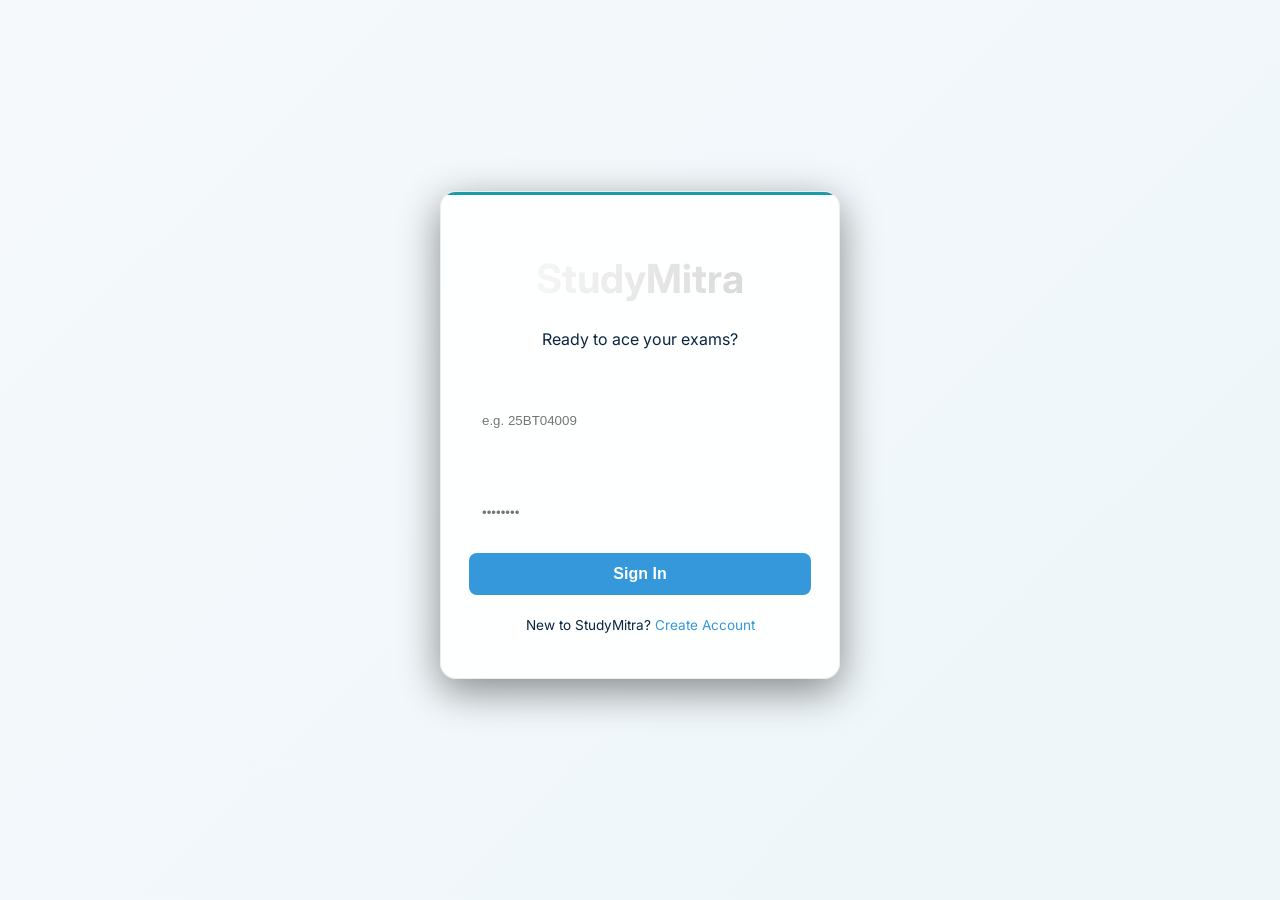
<file: login.html>
<!DOCTYPE html>
<html lang="en">
<head>
    <meta charset="UTF-8">
    <meta name="viewport" content="width=device-width, initial-scale=1.0">
    <title>Login | StudyMitra</title>
    <link rel="stylesheet" href="style.css">
    <link href="https://fonts.googleapis.com/css2?family=Inter:wght@400;500;600;700&display=swap" rel="stylesheet">
</head>
<body class="login-body">

    <div class="login-container glass-card">
        <div class="login-header">
            <h1>StudyMitra</h1>
            <p>Ready to ace your exams?</p>
        </div>

        <form id="loginForm">
            <div class="input-group">
                <label>Enrollment Number</label>
                <input type="text" id="enrollment" placeholder="e.g. 25BT04009" required>
            </div>
            <div class="input-group">
                <label>Password</label>
                <input type="password" id="password" placeholder="••••••••" required>
            </div>
            <button type="submit" class="main-btn">Sign In</button>
        </form>

        <div class="login-footer">
            <p>New to StudyMitra? <a href="#">Create Account</a></p>
        </div>
    </div>

    <script>
        // Apply saved theme to login page
        document.addEventListener('DOMContentLoaded', function() {
            const savedTheme = localStorage.getItem('theme');
            if (savedTheme === 'dark') {
                document.body.classList.add('dark-theme');
            }

            function parseStoredUser() {
                const stored = localStorage.getItem('user');
                if (!stored) return null;
                try {
                    return JSON.parse(stored);
                } catch (e) {
                    return { enrollment: stored };
                }
            }

            const existingUser = parseStoredUser();
            if (existingUser && existingUser.enrollment) {
                window.location.href = 'index.html';
                return;
            }

            const form = document.getElementById('loginForm');
            const errorEl = document.createElement('div');
            errorEl.id = 'login-error';
            errorEl.style.color = 'var(--accent)';
            errorEl.style.marginTop = '12px';
            errorEl.style.display = 'none';
            form.appendChild(errorEl);

            form.addEventListener('submit', function(e) {
                e.preventDefault();
                const enrollment = document.getElementById('enrollment').value.trim();
                const password = document.getElementById('password').value.trim();

                if (enrollment && password) {
                    const user = {
                        enrollment,
                        password,
                        name: `Student ${enrollment.slice(-4)}`,
                        email: `${enrollment}@studymitra.com`
                    };
                    localStorage.setItem('user', JSON.stringify(user));

                    const profile = {
                        name: user.name,
                        email: user.email,
                        enrollment: user.enrollment,
                        phone: '',
                        course: '',
                        college: '',
                        avatar: `https://api.dicebear.com/7.x/avataaars/svg?seed=${encodeURIComponent(enrollment)}`
                    };
                    localStorage.setItem('userProfile', JSON.stringify(profile));

                    window.location.href = 'index.html';
                } else {
                    errorEl.textContent = 'Please enter both enrollment number and password.';
                    errorEl.style.display = 'block';
                    setTimeout(() => { errorEl.style.display = 'none'; }, 3000);
                }
            });
        });
    </script>

</body>
</html>
</file>
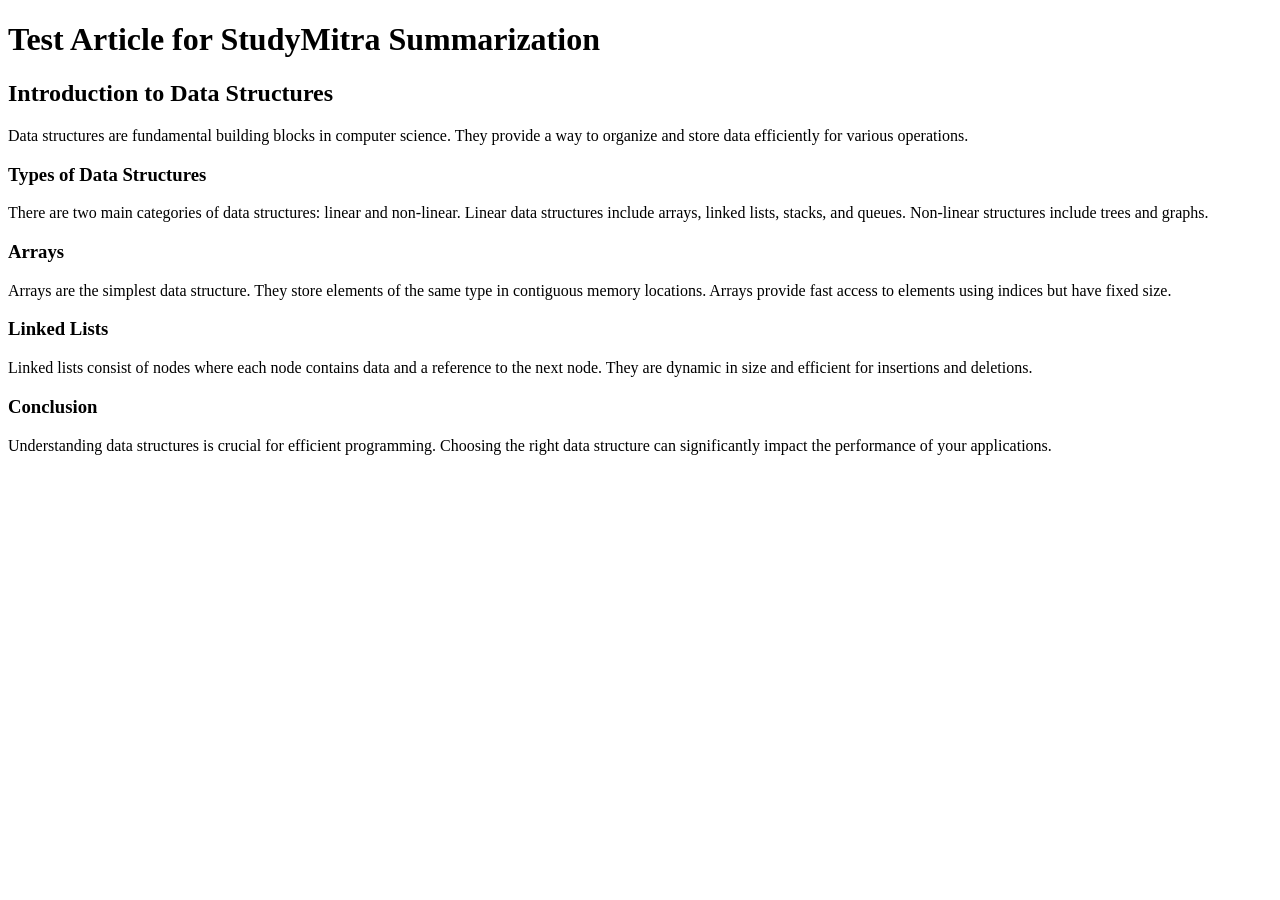
<file: test-page.html>
<!DOCTYPE html>
<html lang="en">
<head>
    <meta charset="UTF-8">
    <meta name="viewport" content="width=device-width, initial-scale=1.0">
    <title>Test Page for Summarization</title>
</head>
<body>
    <h1>Test Article for StudyMitra Summarization</h1>

    <article>
        <h2>Introduction to Data Structures</h2>
        <p>Data structures are fundamental building blocks in computer science. They provide a way to organize and store data efficiently for various operations.</p>

        <h3>Types of Data Structures</h3>
        <p>There are two main categories of data structures: linear and non-linear. Linear data structures include arrays, linked lists, stacks, and queues. Non-linear structures include trees and graphs.</p>

        <h3>Arrays</h3>
        <p>Arrays are the simplest data structure. They store elements of the same type in contiguous memory locations. Arrays provide fast access to elements using indices but have fixed size.</p>

        <h3>Linked Lists</h3>
        <p>Linked lists consist of nodes where each node contains data and a reference to the next node. They are dynamic in size and efficient for insertions and deletions.</p>

        <h3>Conclusion</h3>
        <p>Understanding data structures is crucial for efficient programming. Choosing the right data structure can significantly impact the performance of your applications.</p>
    </article>

    <script>
        // This is just a test page - no actual functionality needed
        console.log('Test page loaded');
    </script>
</body>
</html>
</file>
<file: style.css>
:root {
    --bg: linear-gradient(135deg, #f5f9fc 0%, #eef6f9 100%);
    --navy: #0B2540;
    --accent: #1A9BA8;
    --accent-2: #117A85;
    --accent-rgb: 26, 155, 168;
    --glass: rgba(255, 255, 255, 0.92);
    --glass-border: rgba(11, 37, 64, 0.08);
    --text-primary: #0B2540;
    --text-secondary: #4A7C8C;
    --shadow: 0 4px 20px rgba(11, 37, 64, 0.06);
    --shadow-hover: 0 8px 30px rgba(11, 37, 64, 0.08);
    --transition: all 0.3s cubic-bezier(0.4, 0, 0.2, 1);
    --nav-bg: #ffffff;
    --nav-shadow: 0 2px 12px rgba(11, 37, 64, 0.06);
    --purple: #6B5B95;
    --secondary: #1A9BA8;
}

/* Accent overrides to map previous warm highlights to the logo palette */
/* These use !important so existing hard-coded rules are visually replaced without changing every line */
.nav-btn:hover { background: rgba(var(--accent-rgb), 0.08) !important; }
.nav-btn.active { background: rgba(var(--accent-rgb), 0.12) !important; }
.notification-bell:hover { background: rgba(var(--accent-rgb), 0.08) !important; }
.notification-badge { background: linear-gradient(135deg, var(--accent), var(--accent-2)) !important; box-shadow: 0 2px 8px rgba(var(--accent-rgb), 0.4) !important; }
.notification-item.unread { background: rgba(var(--accent-rgb), 0.1) !important; border-left-color: var(--accent) !important; }
.topic-item:hover { background: rgba(var(--accent-rgb), 0.02) !important; border-color: rgba(var(--accent-rgb), 0.1) !important; }
.day-card:hover { border-color: rgba(var(--accent-rgb), 0.3) !important; }
.timer-display { text-shadow: 0 0 20px rgba(var(--accent-rgb), 0.5) !important; }
.user-profile-btn::before { background: linear-gradient(135deg, rgba(var(--accent-rgb), 0.06), transparent) !important; }
.user-profile-btn:hover { background: rgba(var(--accent-rgb), 0.08) !important; border-color: rgba(var(--accent-rgb), 0.2) !important; box-shadow: 0 4px 12px rgba(var(--accent-rgb), 0.15) !important; }
.user-avatar { border: 2px solid rgba(var(--accent-rgb), 0.3) !important; }
.user-profile-btn:hover .user-avatar { box-shadow: 0 0 8px rgba(var(--accent-rgb), 0.4) !important; border-color: var(--accent) !important; }
.user-menu-header i { background: rgba(var(--accent-rgb), 0.08) !important; }
.user-menu-item:hover { background: rgba(var(--accent-rgb), 0.06) !important; color: var(--accent) !important; }
.close-modal-btn:hover { background: rgba(var(--accent-rgb), 0.1) !important; color: var(--accent) !important; }
.streak-badge { background: linear-gradient(135deg, rgba(var(--accent-rgb), 0.06), rgba(var(--accent-rgb), 0.04)) !important; border: 1px solid rgba(var(--accent-rgb), 0.18) !important; }

* {
    box-sizing: border-box;
}

body {
    margin: 0;
    display: flex;
    flex-direction: column;
    background: var(--bg);
    background-attachment: fixed;
    color: var(--text-primary);
    font-family: 'Inter', -apple-system, BlinkMacSystemFont, 'Segoe UI', Roboto, sans-serif;
    line-height: 1.6;
    min-height: 100vh;
}

.top-nav {
    display: flex;
    align-items: center;
    justify-content: space-between;
    padding: 0 30px;
    height: 75px;
    background: linear-gradient(90deg, #ffffff 0%, #f8fafc 100%);
    box-shadow: 0 2px 15px rgba(0, 0, 0, 0.08);
    border-bottom: 1px solid rgba(0, 0, 0, 0.05);
    position: sticky;
    top: 0;
    z-index: 100;
    gap: 40px;
}

/* Brand/Logo Section */
.nav-brand {
    display: flex;
    align-items: center;
    gap: 12px;
    font-size: 1.4rem;
    font-weight: 700;
    color: var(--accent);
    white-space: nowrap;
    flex-shrink: 0;
}

/* Brand logo image */
.brand-logo {
    width: 42px;
    height: 42px;
    object-fit: contain;
    border-radius: 8px;
    box-shadow: 0 6px 18px rgba(var(--accent-rgb), 0.12);
}

.nav-brand i {
    font-size: 1.6rem;
}

.brand-text {
    letter-spacing: -0.5px;
    font-weight: 800;
}
.brand-study { color: var(--navy); }
.brand-mitra { color: var(--accent); }

/* Navigation Links */
.nav-links {
    display: flex;
    gap: 8px;
    flex: 1;
    justify-content: center;
}

.nav-btn {
    background: none;
    border: none;
    color: var(--text-secondary);
    padding: 12px 18px;
    font-weight: 500;
    font-size: 0.95rem;
    cursor: pointer;
    transition: all 0.3s cubic-bezier(0.4, 0, 0.2, 1);
    position: relative;
    border-radius: 8px;
    display: flex;
    align-items: center;
    gap: 8px;
    overflow: hidden;
}

.nav-btn::before {
    content: '';
    position: absolute;
    bottom: 0;
    left: 0;
    width: 0;
    height: 3px;
    background: linear-gradient(90deg, var(--accent), var(--secondary));
    transition: width 0.3s cubic-bezier(0.4, 0, 0.2, 1);
}

.nav-btn:hover {
    color: var(--accent);
    background: rgba(var(--accent-rgb), 0.08);
}

.nav-btn:hover::before {
    width: 100%;
}

.nav-btn.active {
    color: var(--accent);
    background: rgba(var(--accent-rgb), 0.12);
}

.nav-btn.active::before {
    width: 100%;
}

.nav-label {
    display: inline-block;
    font-weight: 600;
}

.nav-btn i {
    font-size: 1.1rem;
    transition: transform 0.3s ease;
}

.nav-btn:hover i {
    transform: scale(1.1);
}

/* Navigation Actions */
.nav-actions {
    display: flex;
    align-items: center;
    gap: 25px;
    flex-shrink: 0;
}

.notification-bell {
    position: relative;
    cursor: pointer;
    font-size: 1.2rem;
    color: var(--text-secondary);
    transition: all 0.3s ease;
    padding: 8px;
    border-radius: 8px;
    display: flex;
    align-items: center;
    justify-content: center;
}

.notification-bell:hover {
    color: var(--accent);
    background: rgba(var(--accent-rgb), 0.08);
    transform: scale(1.1);
}

.notification-bell i {
    animation: bellTilt 0.5s ease-in-out infinite;
}

.notification-bell:hover i {
    animation: bellRing 0.6s ease-in-out;
}

@keyframes bellTilt {
    0%, 100% {
        transform: rotate(0deg);
    }
    25% {
        transform: rotate(-5deg);
    }
    75% {
        transform: rotate(5deg);
    }
}

@keyframes bellRing {
    0%, 100% {
        transform: rotate(0deg);
    }
    10% {
        transform: rotate(-15deg);
    }
    20% {
        transform: rotate(15deg);
    }
    30% {
        transform: rotate(-15deg);
    }
    40% {
        transform: rotate(15deg);
    }
    50% {
        transform: rotate(0deg);
    }
}

.notification-badge {
    position: absolute;
    top: -2px;
    right: -2px;
    background: linear-gradient(135deg, var(--accent), var(--accent-2));
    color: white;
    font-size: 0.65rem;
    font-weight: 700;
    padding: 2px 6px;
    border-radius: 10px;
    min-width: 20px;
    text-align: center;
    box-shadow: 0 2px 8px rgba(var(--accent-rgb), 0.4);
    animation: badgePulse 2s ease-in-out infinite;
}

@keyframes badgePulse {
    0%, 100% {
        transform: scale(1);
        box-shadow: 0 2px 8px rgba(var(--accent-rgb), 0.4);
    }
    50% {
        transform: scale(1.15);
        box-shadow: 0 2px 12px rgba(var(--accent-rgb), 0.6);
    }
}

/* User Profile Button */
.user-profile-btn {
    display: flex;
    align-items: center;
    gap: 10px;
    color: var(--text-secondary);
    font-weight: 500;
    font-size: 0.95rem;
    cursor: pointer;
    padding: 8px 14px;
    border: 1px solid rgba(0, 0, 0, 0.06);
    background: rgba(255, 255, 255, 0.5);
    border-radius: 12px;
    transition: all 0.3s cubic-bezier(0.4, 0, 0.2, 1);
    position: relative;
    overflow: hidden;
}

.user-profile-btn::before {
    content: '';
    position: absolute;
    inset: 0;
    background: linear-gradient(135deg, rgba(var(--accent-rgb), 0.06), transparent);
    opacity: 0;
    transition: opacity 0.3s ease;
}

.user-profile-btn:hover {
    background: rgba(var(--accent-rgb), 0.08);
    border-color: rgba(var(--accent-rgb), 0.2);
    color: var(--accent);
    box-shadow: 0 4px 12px rgba(var(--accent-rgb), 0.15);
}

.user-profile-btn:hover::before {
    opacity: 1;
}

.user-avatar {
    width: 28px;
    height: 28px;
    border-radius: 50%;
    border: 2px solid rgba(var(--accent-rgb), 0.3);
    transition: all 0.3s ease;
    object-fit: cover;
}

.user-profile-btn:hover .user-avatar {
    border-color: var(--accent);
    box-shadow: 0 0 8px rgba(var(--accent-rgb), 0.4);
}

.user-name-text {
    font-weight: 600;
    letter-spacing: -0.3px;
}

.user-profile-btn.active .dropdown-icon {
    transform: rotate(180deg);
}

.dropdown-icon {
    font-size: 0.75rem;
    transition: transform 0.3s ease;
    opacity: 0.8;
}

.user-menu {
    position: absolute;
    top: 85px;
    right: 30px;
    width: 280px;
    background: linear-gradient(135deg, #ffffff 0%, #f8fafc 100%);
    backdrop-filter: blur(20px);
    border: 1px solid rgba(0, 0, 0, 0.08);
    border-radius: 16px;
    box-shadow: 0 10px 30px rgba(0, 0, 0, 0.12);
    opacity: 0;
    visibility: hidden;
    transform: translateY(-15px);
    transition: all 0.4s cubic-bezier(0.4, 0, 0.2, 1);
    z-index: 1000;
}

.user-menu.active {
    opacity: 1;
    visibility: visible;
    transform: translateY(0);
}

.user-menu-header {
    display: flex;
    align-items: center;
    gap: 14px;
    padding: 18px;
    border-bottom: 1px solid rgba(0, 0, 0, 0.05);
}

.user-menu-header i {
    font-size: 2.2rem;
    color: var(--accent);
    border-radius: 50%;
    width: 45px;
    height: 45px;
    display: flex;
    align-items: center;
    justify-content: center;
    background: rgba(var(--accent-rgb), 0.08);
}

.user-menu-header div {
    flex: 1;
}

#menu-user-name {
    font-weight: 700;
    color: var(--text-primary);
    margin-bottom: 3px;
    font-size: 0.95rem;
}

.user-email {
    font-size: 0.8rem;
    color: var(--text-secondary);
}

.user-menu-divider {
    height: 1px;
    background: linear-gradient(90deg, rgba(0, 0, 0, 0.05), rgba(0, 0, 0, 0.02), rgba(0, 0, 0, 0.05));
    margin: 8px 0;
}

.user-menu-item {
    display: flex;
    align-items: center;
    gap: 12px;
    width: 100%;
    padding: 13px 16px;
    background: none;
    border: none;
    color: var(--text-primary);
    text-align: left;
    cursor: pointer;
    transition: all 0.3s cubic-bezier(0.4, 0, 0.2, 1);
    font-size: 0.9rem;
    font-weight: 500;
    border-radius: 8px;
    margin: 0 8px;
    width: calc(100% - 16px);
}

.user-menu-item:hover {
    background: rgba(var(--accent-rgb), 0.06);
    color: var(--accent);
    transform: translateX(4px);
}

.user-menu-item i {
    width: 18px;
    color: var(--text-secondary);
    transition: all 0.3s ease;
    font-size: 0.95rem;
}

.user-menu-item:hover i {
    color: var(--accent);
    transform: scale(1.1);
}

.user-menu-item:hover i {
    color: var(--accent);
    transform: scale(1.1);
}

.logout-btn {
    color: var(--accent) !important;
    margin-top: 4px;
    border-top: 1px solid rgba(255,255,255,0.03);
    border-radius: 0 0 8px 8px;
    margin: 4px 8px 0 8px;
    width: calc(100% - 16px);
    background: transparent !important;
}

.logout-btn:hover {
    background: rgba(var(--accent-rgb), 0.10) !important;
    color: var(--accent-2) !important;
}

.logout-btn i {
    color: var(--accent) !important;
}

.logout-btn:hover i {
    color: var(--accent-2) !important;
    transform: scale(1.05);
}

.content {
    flex: 1;
    padding: 30px;
    padding-left: 40px;
    max-width: 1200px;
    margin: 0 auto;
    width: 100%;
}

.glass-card {
    background: var(--glass);
    backdrop-filter: blur(20px);
    border: 1px solid var(--glass-border);
    border-radius: 20px;
    padding: 30px;
    margin-bottom: 30px;
    box-shadow: var(--shadow);
    transition: var(--transition);
    position: relative;
    overflow: hidden;
}

.glass-card::before {
    content: '';
    position: absolute;
    top: 0;
    left: 0;
    right: 0;
    height: 3px;
    background: linear-gradient(90deg, var(--accent), var(--secondary));
}

.glass-card:hover {
    transform: translateY(-2px);
    box-shadow: var(--shadow-hover);
}

.hidden {
    display: none;
    opacity: 0;
    transform: translateY(20px);
    transition: var(--transition);
}

.page:not(.hidden) {
    animation: fadeInUp 0.6s ease-out;
}

@keyframes fadeInUp {
    from {
        opacity: 0;
        transform: translateY(30px);
    }
    to {
        opacity: 1;
        transform: translateY(0);
    }
}

.btn-primary {
    background: linear-gradient(135deg, var(--accent), var(--accent-2));
    color: var(--bg);
    border: none;
    padding: 14px 28px;
    border-radius: 12px;
    font-weight: 600;
    cursor: pointer;
    transition: var(--transition);
    position: relative;
    overflow: hidden;
    box-shadow: 0 8px 24px rgba(var(--accent-rgb), 0.08);
}

.btn-primary::before {
    content: '';
    position: absolute;
    top: 0;
    left: -100%;
    width: 100%;
    height: 100%;
    background: linear-gradient(90deg, transparent, rgba(255, 255, 255, 0.2), transparent);
    transition: left 0.5s;
}

.btn-primary:hover::before {
    left: 100%;
}

.btn-primary:hover {
    transform: translateY(-2px);
    box-shadow: 0 6px 25px rgba(56, 189, 248, 0.4);
}

.btn-primary:active {
    transform: translateY(0);
}

#calendar-grid {
    display: grid;
    grid-template-columns: repeat(auto-fill, minmax(250px, 1fr));
    gap: 25px;
    margin-top: 25px;
}

.day-card {
    background: linear-gradient(135deg, rgba(255, 255, 255, 0.8), rgba(248, 250, 252, 0.8));
    border-radius: 16px;
    padding: 20px;
    border: 1px solid var(--glass-border);
    transition: var(--transition);
    position: relative;
    overflow: hidden;
}

.day-card::before {
    content: '';
    position: absolute;
    top: 0;
    left: 0;
    right: 0;
    height: 3px;
    background: linear-gradient(90deg, var(--accent), var(--secondary));
}

.day-card:hover {
    transform: translateY(-5px);
    box-shadow: var(--shadow-hover);
    border-color: rgba(var(--accent-rgb), 0.3);
}

.day-card h3 {
    margin: 0 0 15px 0;
    color: var(--accent);
    font-size: 1.2rem;
}

.day-card p {
    margin: 5px 0;
    color: var(--text-secondary);
}

.topic-item {
    margin-bottom: 15px;
    padding: 15px;
    background: rgba(0, 0, 0, 0.02);
    border-radius: 12px;
    border: 1px solid rgba(0, 0, 0, 0.05);
    transition: var(--transition);
}

.topic-item:hover {
    background: rgba(var(--accent-rgb), 0.02);
    border-color: rgba(var(--accent-rgb), 0.1);
}

.progress-bar {
    width: 100%;
    height: 8px;
    background: rgba(0, 0, 0, 0.1);
    border-radius: 4px;
    overflow: hidden;
    margin-bottom: 5px;
}

.progress-fill {
    height: 100%;
    background: linear-gradient(90deg, var(--secondary), var(--accent));
    border-radius: 4px;
    transition: width 0.3s ease;
}

.progress-text {
    font-size: 0.8rem;
    color: var(--text-secondary);
    text-align: right;
}

.planner-header {
    display: flex;
    justify-content: space-between;
    align-items: center;
    margin-bottom: 20px;
}

.planner-header h2 {
    margin: 0;
    background: linear-gradient(45deg, var(--text-primary), var(--accent));
    background-clip: text;
    -webkit-background-clip: text;
    -webkit-text-fill-color: transparent;
}

.prediction-badge {
    background: linear-gradient(135deg, var(--accent), var(--accent-hover));
    color: var(--bg);
    padding: 8px 16px;
    border-radius: 20px;
    font-weight: 600;
    box-shadow: 0 4px 15px rgba(56, 189, 248, 0.3);
}

.stats {
    display: flex;
    gap: 20px;
    margin-top: 20px;
    flex-wrap: wrap;
}

.stat-item {
    background: rgba(255, 255, 255, 0.05);
    padding: 15px;
    border-radius: 12px;
    border: 1px solid var(--glass-border);
    text-align: center;
    flex: 1;
    min-width: 120px;
}

.stat-item h4 {
    margin: 0 0 8px 0;
    color: var(--accent);
    font-size: 0.9rem;
}

.stat-item p {
    margin: 0;
    font-size: 1.2rem;
    font-weight: 600;
}

.timer-section {
    margin-top: 30px;
    text-align: center;
}

.timer-section h3 {
    color: var(--secondary);
    margin-bottom: 20px;
}

.timer-display {
    font-size: 3rem;
    font-weight: 700;
    color: var(--accent);
    font-family: 'Courier New', monospace;
    margin: 20px 0;
    text-shadow: 0 0 20px rgba(var(--accent-rgb), 0.5);
}

.timer-controls {
    display: flex;
    gap: 15px;
    justify-content: center;
    margin: 20px 0;
    flex-wrap: wrap;
}

.btn-secondary {
    background: linear-gradient(135deg, var(--purple), var(--secondary));
    color: var(--bg);
    border: none;
    padding: 12px 20px;
    border-radius: 10px;
    font-weight: 600;
    cursor: pointer;
    transition: var(--transition);
    box-shadow: 0 4px 15px rgba(156, 136, 255, 0.3);
}

.btn-secondary:hover {
    transform: translateY(-2px);
    box-shadow: 0 6px 20px rgba(156, 136, 255, 0.4);
}

.btn-secondary:disabled {
    opacity: 0.5;
    cursor: not-allowed;
    transform: none;
}

.session-stats {
    display: flex;
    justify-content: space-around;
    margin-top: 20px;
    flex-wrap: wrap;
    gap: 15px;
}

.session-stats span {
    color: var(--text-secondary);
    font-size: 0.9rem;
}

.session-stats strong {
    color: var(--accent);
}

.streak-badge {
    text-align: center;
    margin-bottom: 30px;
    padding: 20px;
    background: linear-gradient(135deg, rgba(var(--accent-rgb), 0.06), rgba(var(--accent-rgb), 0.04));
    border-radius: 16px;
    border: 1px solid rgba(var(--accent-rgb), 0.18);
}

.fire-icon {
    font-size: 2rem;
    margin-bottom: 10px;
    display: block;
}

.streak-badge h3 {
    margin: 0 0 10px 0;
    color: var(--accent-2);
}

.streak-badge p {
    margin: 0;
    color: var(--text-secondary);
}

.stats-grid {
    display: grid;
    grid-template-columns: repeat(auto-fit, minmax(200px, 1fr));
    gap: 20px;
}

.stats-grid .stat-item {
    background: var(--glass);
    backdrop-filter: blur(10px);
    border: 1px solid var(--glass-border);
    padding: 20px;
    border-radius: 16px;
    text-align: center;
    transition: var(--transition);
}

.stats-grid .stat-item:hover {
    transform: translateY(-2px);
    box-shadow: 0 8px 25px rgba(0, 0, 0, 0.2);
}

.stats-grid .stat-item h4 {
    margin: 0 0 10px 0;
    color: var(--accent);
    font-size: 1rem;
}

.stats-grid .stat-item p {
    margin: 0;
    font-size: 1.5rem;
    font-weight: 700;
}

.notification-bell {
    position: relative;
    margin: 20px;
    cursor: pointer;
    font-size: 1.2rem;
    color: var(--text-secondary);
    transition: var(--transition);
}

.notification-bell:hover {
    color: var(--accent);
    transform: scale(1.1);
}

.notification-badge {
    position: absolute;
    top: -8px;
    right: -8px;
    background: var(--accent);
    color: white;
    border-radius: 50%;
    width: 20px;
    height: 20px;
    display: flex;
    align-items: center;
    justify-content: center;
    font-size: 0.7rem;
    font-weight: 700;
    box-shadow: 0 2px 8px rgba(var(--accent-rgb), 0.3);
}

.notification-panel {
    position: fixed;
    top: 70px;
    right: -400px;
    width: 350px;
    height: calc(100vh - 70px);
    background: var(--glass);
    backdrop-filter: blur(20px);
    border: 1px solid var(--glass-border);
    border-right: none;
    box-shadow: var(--shadow);
    transition: right 0.3s ease;
    z-index: 1000;
    overflow-y: auto;
}

.notification-panel.active {
    right: 0;
}

.notification-header {
    display: flex;
    justify-content: space-between;
    align-items: center;
    padding: 20px;
    border-bottom: 1px solid var(--glass-border);
}

.notification-header h4 {
    margin: 0;
    color: var(--accent);
}

.close-btn {
    background: none;
    border: none;
    color: var(--text-secondary);
    cursor: pointer;
    font-size: 1.2rem;
    transition: var(--transition);
}

.close-btn:hover {
    color: var(--accent);
}

.notification-list {
    padding: 10px;
}

.notification-item {
    display: flex;
    align-items: flex-start;
    gap: 15px;
    padding: 15px;
    border-radius: 12px;
    margin-bottom: 10px;
    transition: var(--transition);
    cursor: pointer;
}

.notification-item:hover {
    background: rgba(255, 255, 255, 0.05);
}

.notification-item.unread {
    background: rgba(var(--accent-rgb), 0.1);
    border-left: 3px solid var(--accent);
}

.notification-item i {
    color: var(--secondary);
    font-size: 1.2rem;
    margin-top: 2px;
}

.notification-content p {
    margin: 0 0 5px 0;
    color: var(--text-primary);
    font-size: 0.9rem;
    line-height: 1.4;
}

.notification-time {
    color: var(--text-secondary);
    font-size: 0.8rem;
}
/* Responsive Design */
@media (max-width: 768px) {
    .top-nav {
        padding: 0 15px;
        height: 60px;
    }

    .nav-brand {
        font-size: 1.2rem;
    }

    .nav-brand svg {
        width: 24px;
        height: 24px;
    }

    .nav-links {
        display: none; /* Hide on mobile, could add hamburger menu later */
    }

    .nav-actions {
        gap: 15px;
    }

    .content {
        padding: 20px 15px;
    }

    .glass-card {
        padding: 20px;
    }

    .planner-header {
        flex-direction: column;
        gap: 15px;
        text-align: center;
    }

    #calendar-grid {
        grid-template-columns: 1fr;
    }

    .notification-panel {
        width: 100%;
        right: -100%;
        top: 60px;
        height: calc(100vh - 60px);
    }
}

@media (max-width: 480px) {
    .glass-card {
        padding: 15px;
        border-radius: 12px;
    }

    .btn-primary, .btn-secondary {
        padding: 12px 16px;
        font-size: 0.9rem;
    }

    .timer-display {
        font-size: 2rem;
    }

    .session-stats {
        flex-direction: column;
        gap: 10px;
        text-align: center;
    }
}
/* Specific Login Page Styles */
.login-body {
    display: flex;
    align-items: center;
    justify-content: center;
    height: 100vh;
    margin: 0;
}

.login-container {
    width: 100%;
    max-width: 400px;
    text-align: center;
}

.login-header h1 {
    font-size: 2.5rem;
    margin-bottom: 10px;
    background: linear-gradient(to right, #ffffff, #d1d1d1);
    background-clip: text;
    -webkit-background-clip: text;
    -webkit-text-fill-color: transparent;
}

.input-group {
    text-align: left;
    margin-bottom: 20px;
}

.input-group label {
    display: block;
    margin-bottom: 8px;
    font-size: 0.9rem;
    color: rgba(255,255,255,0.8);
}

.input-group input {
    width: 100%;
    padding: 12px;
    background: rgba(255, 255, 255, 0.1);
    border: 1px solid rgba(255, 255, 255, 0.2);
    border-radius: 8px;
    color: white;
    outline: none;
    transition: 0.3s;
}

.input-group input:focus {
    border-color: #3498db;
    background: rgba(255, 255, 255, 0.15);
}

.main-btn {
    width: 100%;
    padding: 12px;
    background: #3498db;
    color: white;
    border: none;
    border-radius: 8px;
    font-size: 1rem;
    font-weight: bold;
    cursor: pointer;
    transition: 0.3s;
}

.main-btn:hover {
    background: #2980b9;
    transform: translateY(-2px);
}

.login-footer {
    margin-top: 20px;
    font-size: 0.85rem;
}

.login-footer a {
    color: #3498db;
    text-decoration: none;
}
.streak-badge {
    background: linear-gradient(135deg, rgba(var(--accent-rgb), 0.06), rgba(var(--accent-rgb), 0.04));
    border: 1px solid rgba(var(--accent-rgb), 0.18);
    padding: 20px;
    border-radius: 15px;
    text-align: center;
    margin-bottom: 25px;
    animation: pulse 2s infinite;
}

.fire-icon {
    font-size: 3rem;
    display: block;
    color: var(--accent-2);
}

@keyframes pulse {
    0% { transform: scale(1); }
    50% { transform: scale(1.02); }
    100% { transform: scale(1); }
}

.stats-grid {
    display: grid;
    grid-template-columns: 1fr 1fr;
    gap: 15px;
}

.stat-item {
    background: rgba(255,255,255,0.05);
    padding: 15px;
    border-radius: 10px;
}

/* Profile Modal Styles */
.profile-modal {
    display: none;
    position: fixed;
    top: 0;
    left: 0;
    right: 0;
    bottom: 0;
    background: rgba(0, 0, 0, 0.5);
    backdrop-filter: blur(5px);
    z-index: 2000;
    align-items: center;
    justify-content: center;
    animation: fadeIn 0.3s ease;
    padding: 20px;
}

.profile-modal.active {
    display: flex;
}

@keyframes fadeIn {
    from {
        opacity: 0;
    }
    to {
        opacity: 1;
    }
}

.profile-modal-content {
    background: linear-gradient(135deg, #ffffff 0%, #f8fafc 100%);
    border-radius: 20px;
    width: 100%;
    max-width: 500px;
    box-shadow: 0 20px 60px rgba(0, 0, 0, 0.3);
    animation: slideUp 0.4s cubic-bezier(0.4, 0, 0.2, 1);
    max-height: 90vh;
    overflow-y: auto;
}

@keyframes slideUp {
    from {
        opacity: 0;
        transform: translateY(40px);
    }
    to {
        opacity: 1;
        transform: translateY(0);
    }
}

.profile-modal-header {
    display: flex;
    align-items: center;
    justify-content: space-between;
    padding: 25px;
    border-bottom: 1px solid rgba(0, 0, 0, 0.08);
}

.profile-modal-header h2 {
    margin: 0;
    font-size: 1.5rem;
    color: var(--text-primary);
}

.close-modal-btn {
    background: none;
    border: none;
    font-size: 1.5rem;
    color: var(--text-secondary);
    cursor: pointer;
    padding: 8px;
    border-radius: 8px;
    transition: all 0.3s ease;
    display: flex;
    align-items: center;
    justify-content: center;
}

.close-modal-btn:hover {
    background: rgba(var(--accent-rgb), 0.1);
    color: var(--accent);
}

#profile-form {
    padding: 25px;
}

.profile-form-group {
    margin-bottom: 20px;
}

.profile-form-group label {
    display: block;
    font-weight: 600;
    color: var(--text-primary);
    margin-bottom: 8px;
    font-size: 0.95rem;
}

.profile-form-group input {
    width: 100%;
    padding: 12px 14px;
    border: 1px solid rgba(0, 0, 0, 0.1);
    border-radius: 10px;
    font-size: 0.95rem;
    font-family: 'Inter', sans-serif;
    transition: all 0.3s ease;
    background: rgba(255, 255, 255, 0.8);
}

.profile-form-group input:focus {
    outline: none;
    border-color: var(--accent);
    background: white;
    box-shadow: 0 0 0 3px rgba(var(--accent-rgb), 0.1);
}

.avatar-upload {
    display: flex;
    flex-direction: column;
    align-items: center;
    gap: 15px;
}

.avatar-preview-img {
    width: 100px;
    height: 100px;
    border-radius: 50%;
    border: 3px solid rgba(var(--accent-rgb), 0.3);
    object-fit: cover;
    transition: all 0.3s ease;
}

.avatar-preview-img:hover {
    border-color: var(--accent);
    box-shadow: 0 0 15px rgba(var(--accent-rgb), 0.2);
}

.avatar-upload-btns {
    display: flex;
    gap: 10px;
    width: 100%;
    justify-content: center;
}

.profile-form-actions {
    display: flex;
    gap: 12px;
    margin-top: 25px;
    padding-top: 20px;
    border-top: 1px solid rgba(0, 0, 0, 0.08);
}

.profile-form-actions button {
    flex: 1;
    padding: 12px 20px;
    border: none;
    border-radius: 10px;
    font-weight: 600;
    cursor: pointer;
    transition: all 0.3s ease;
    font-size: 0.95rem;
}

.btn-secondary {
    background: rgba(0, 0, 0, 0.05);
    color: var(--text-primary);
    border: 1px solid rgba(0, 0, 0, 0.1);
}

/* Improved focus outlines and accessibility for forms */
input:focus, textarea:focus, select:focus, button:focus {
    outline: 3px solid rgba(var(--accent-rgb), 0.12);
    outline-offset: 2px;
}

/* Smooth input transitions */
input, textarea, select {
    transition: box-shadow 0.18s ease, border-color 0.18s ease, background 0.18s ease;
}

/* Midnight theme overrides */
.dark-theme {
    --bg: linear-gradient(135deg, #0A1820 0%, #0F2835 100%);
    --accent: #1A9BA8;
    --accent-2: #117A85;
    --accent-rgb: 26, 155, 168;
    --glass: rgba(10, 24, 32, 0.80);
    --glass-border: rgba(26, 155, 168, 0.08);
    --text-primary: #E8F4F7;
    --text-secondary: #A8C5D3;
    --shadow: 0 10px 40px rgba(0, 0, 0, 0.6);
    --shadow-hover: 0 14px 60px rgba(0, 0, 0, 0.7);
    --nav-bg: linear-gradient(90deg, #0A1820 0%, #0F2835 100%);
}

body.dark-theme {
    background: var(--bg);
    color: var(--text-primary);
}

/* Midnight-specific overrides to replace warm highlights */
body.dark-theme .notification-badge { background: linear-gradient(135deg, var(--accent), var(--accent-2)) !important; box-shadow: 0 2px 8px rgba(var(--accent-rgb), 0.3) !important; }
body.dark-theme .nav-btn:hover, body.dark-theme .nav-btn.active { background: rgba(var(--accent-rgb), 0.08) !important; color: var(--accent) !important; }
body.dark-theme .user-profile-btn:hover, body.dark-theme .notification-bell:hover { background: rgba(var(--accent-rgb), 0.06) !important; }
body.dark-theme .user-avatar, body.dark-theme .avatar-preview-img { border-color: rgba(var(--accent-rgb), 0.25) !important; box-shadow: 0 0 10px rgba(var(--accent-rgb), 0.12) !important; }
body.dark-theme .topic-item:hover, body.dark-theme .notification-item.unread { background: rgba(var(--accent-rgb), 0.04) !important; border-color: rgba(var(--accent-rgb), 0.12) !important; }
body.dark-theme input:focus, body.dark-theme textarea:focus, body.dark-theme select:focus { box-shadow: 0 0 0 4px rgba(var(--accent-rgb), 0.12) !important; border-color: rgba(var(--accent-rgb), 0.24) !important; background: rgba(255,255,255,0.02) !important; }
body.dark-theme .btn-primary { box-shadow: 0 6px 25px rgba(var(--accent-rgb), 0.12) !important; }

/* Subtle icon transition for theme toggle */
.theme-toggle-btn i {
    transition: transform 0.25s ease, color 0.25s ease;
}

.theme-toggle-btn:active i {
    transform: rotate(20deg) scale(0.98);
}

/* Floating label hint (non-invasive) */
.input-hint {
    font-size: 0.85rem;
    color: var(--text-secondary);
    margin-top: 6px;
}

/* Small animations for interactive elements */
.btn-primary, .btn-secondary, .nav-btn, .user-profile-btn {
    will-change: transform;
}

/* Ensure icon and label are side-by-side and vertically centered across option-like controls */
.nav-btn, .user-menu-item, .notification-item, .goal-actions button, .material-actions button, .quiz-actions button, .nav-actions > *, .btn-primary, .btn-secondary, .danger-btn {
    display: flex;
    align-items: center; /* vertical centering */
    gap: 10px;
    justify-content: center; /* center content inside the control (nav buttons centered) */
    text-align: left;
    line-height: 1;
    padding: 10px 14px;
}

/* Keep labels vertically aligned next to icons */
.nav-btn .nav-label, .user-menu-item span, .notification-item .notification-content, .goal-actions button span, .material-actions button span {
    display: inline-block;
    vertical-align: middle;
}

/* Specific exceptions: menus and lists should align left so items stack neatly */
.user-menu-item, .notification-item { justify-content: flex-start; }

/* Slightly tighter buttons in action groups */
.goal-actions button, .material-actions button { justify-content: center; padding: 8px 12px; }

/* Make sure icon sizes don't push text out of alignment */
.nav-btn i, .user-menu-item i, .notification-item i { min-width: 20px; text-align: center; }


.btn-secondary:hover {
    background: rgba(0, 0, 0, 0.08);
    border-color: rgba(0, 0, 0, 0.15);
}

/* Success Message */
.profile-success-message {
    background: linear-gradient(135deg, #10b981, #059669);
    color: white;
    padding: 15px 20px;
    border-radius: 10px;
    margin-bottom: 20px;
    display: none;
    align-items: center;
    gap: 12px;
    animation: slideDown 0.3s ease;
    font-weight: 600;
}

.profile-success-message.show {
    display: flex;
}

.profile-success-message i {
    font-size: 1.2rem;
}

@keyframes slideDown {
    from {
        opacity: 0;
        transform: translateY(-10px);
    }
    to {
        opacity: 1;
        transform: translateY(0);
    }
}
.settings-container {
    max-width: 800px;
    margin: 20px auto;
    padding: 30px;
}

.settings-group {
    margin-top: 30px;
    padding-bottom: 20px;
    border-bottom: 1px solid rgba(255, 255, 255, 0.1);
}

.settings-group h3 {
    font-size: 1.1rem;
    color: #4facfe;
    margin-bottom: 20px;
}

.setting-item {
    display: flex;
    justify-content: space-between;
    align-items: center;
    margin-bottom: 20px;
}

.setting-info p {
    font-size: 0.85rem;
    color: rgba(255, 255, 255, 0.6);
    margin-top: 4px;
}

/* Toggle Switch Styles */
.switch {
    position: relative;
    display: inline-block;
    width: 50px;
    height: 24px;
}

.switch input {
    opacity: 0;
    width: 0;
    height: 0;
}

.slider {
    position: absolute;
    cursor: pointer;
    top: 0; left: 0; right: 0; bottom: 0;
    background-color: rgba(255, 255, 255, 0.2);
    transition: .4s;
    border-radius: 34px;
}

.slider:before {
    position: absolute;
    content: "";
    height: 18px;
    width: 18px;
    left: 4px;
    bottom: 3px;
    background-color: white;
    transition: .4s;
    border-radius: 50%;
}

input:checked + .slider {
    background-color: #4facfe;
}

input:checked + .slider:before {
    transform: translateX(24px);
}

.danger-btn {
    background: rgba(var(--accent-rgb), 0.08);
    color: var(--accent);
    border: 1px solid rgba(var(--accent-rgb), 0.18);
    padding: 8px 16px;
    border-radius: 8px;
    cursor: pointer;
    transition: 0.2s ease;
}

.danger-btn:hover {
    background: linear-gradient(90deg, var(--accent), var(--accent-2));
    color: white;
    box-shadow: 0 8px 30px rgba(var(--accent-rgb), 0.12);
}

/* Profile Page Styles */
.profile-page {
    max-width: 1000px;
    margin: 0 auto;
}

.profile-header {
    display: flex;
    align-items: center;
    gap: 30px;
    background: var(--glass);
    backdrop-filter: blur(20px);
    border: 1px solid var(--glass-border);
    border-radius: 20px;
    padding: 40px;
    margin-bottom: 30px;
    box-shadow: var(--shadow);
}

.profile-avatar-large {
    width: 120px;
    height: 120px;
    border-radius: 50%;
    border: 4px solid var(--accent);
    object-fit: cover;
    flex-shrink: 0;
    box-shadow: 0 0 20px rgba(var(--accent-rgb), 0.28);
}

/* Global overrides to remove remaining orange/red accents and force midnight palette */
/* Inline style color selectors removed; handled by class-based overrides */

/* Replace any orange background/box-shadow used in various components */
.notification-item.unread, .topic-item:hover, .user-profile-btn:hover, .streak-badge, .goal-actions button[style], .material-actions button[style] {
    background: rgba(var(--accent-rgb), 0.04) !important;
    border-color: rgba(var(--accent-rgb), 0.12) !important;
    box-shadow: 0 6px 20px rgba(var(--accent-rgb), 0.04) !important;
}

/* Improve UI: sharper shadows, stronger glass effect */
.glass-card {
    border-radius: 16px;
    padding: 28px;
    box-shadow: 0 12px 40px rgba(0,0,0,0.45);
}

.btn-primary {
    background: linear-gradient(135deg, var(--accent), var(--accent-2));
    box-shadow: 0 10px 30px rgba(var(--accent-rgb), 0.12);
}

.btn-secondary {
    background: rgba(255,255,255,0.04);
    color: var(--text-primary);
    border: 1px solid rgba(255,255,255,0.04);
}

.progress-fill {
    background: linear-gradient(90deg, var(--accent-2), var(--accent));
}

/* Subtle link and heading accents */
a, .page-header h2, .planner-header h2 { color: var(--accent-2); }

.profile-header-content {
    flex: 1;
}

.profile-header-content h1 {
    margin: 0 0 8px 0;
    font-size: 1.8rem;
    color: var(--text-primary);
}

.profile-header-content p {
    margin: 0;
    color: var(--text-secondary);
    font-size: 0.95rem;
}

.profile-tabs {
    display: flex;
    gap: 10px;
    margin-bottom: 30px;
    border-bottom: 2px solid rgba(0, 0, 0, 0.08);
    overflow-x: auto;
}

.profile-tab-btn {
    background: none;
    border: none;
    padding: 16px 20px;
    color: var(--text-secondary);
    cursor: pointer;
    font-weight: 600;
    font-size: 0.95rem;
    transition: all 0.3s ease;
    display: flex;
    align-items: center;
    gap: 8px;
    white-space: nowrap;
    position: relative;
    border-bottom: 2px solid transparent;
    margin-bottom: -2px;
}

.profile-tab-btn:hover {
    color: var(--accent);
}

.profile-tab-btn.active {
    color: var(--accent);
    border-bottom-color: var(--accent);
}

.profile-tab-btn i {
    font-size: 1.1rem;
}

.profile-content {
    min-height: 400px;
}

.profile-tab-content {
    display: none;
    animation: fadeInUp 0.4s ease-out;
}

.profile-tab-content.active {
    display: block;
}

@keyframes fadeInUp {
    from {
        opacity: 0;
        transform: translateY(20px);
    }
    to {
        opacity: 1;
        transform: translateY(0);
    }
}

.profile-info-grid {
    display: grid;
    grid-template-columns: repeat(auto-fit, minmax(250px, 1fr));
    gap: 20px;
}

.profile-info-item {
    background: rgba(255, 255, 255, 0.05);
    padding: 20px;
    border-radius: 12px;
    border: 1px solid var(--glass-border);
}

.profile-info-item label {
    display: block;
    font-size: 0.85rem;
    color: var(--text-secondary);
    font-weight: 600;
    margin-bottom: 8px;
    text-transform: uppercase;
    letter-spacing: 0.5px;
}

.profile-info-item p {
    margin: 0;
    font-size: 1.1rem;
    color: var(--text-primary);
    font-weight: 600;
}

.stat-card {
    display: flex;
    align-items: center;
    gap: 20px;
    background: rgba(255, 255, 255, 0.05);
    padding: 20px;
    border-radius: 12px;
    border: 1px solid var(--glass-border);
    transition: var(--transition);
}

.stat-card:hover {
    transform: translateY(-4px);
    background: rgba(255, 255, 255, 0.08);
    border-color: rgba(var(--accent-rgb), 0.3);
}

.stat-card i {
    font-size: 2rem;
    color: var(--accent);
}

.stat-card div h3 {
    margin: 0 0 4px 0;
    font-size: 1.5rem;
    color: var(--text-primary);
}

.stat-card div p {
    margin: 0;
    color: var(--text-secondary);
    font-size: 0.9rem;
}

/* Settings Styles */
.settings-group {
    display: flex;
    flex-direction: column;
    gap: 20px;
}

.setting-item {
    display: flex;
    flex-direction: column;
    gap: 8px;
}

.setting-item label {
    font-weight: 600;
    color: var(--text-primary);
}

.setting-item select,
.setting-item input[type="number"] {
    padding: 12px 14px;
    border: 1px solid rgba(0, 0, 0, 0.1);
    border-radius: 10px;
    font-size: 0.95rem;
    font-family: 'Inter', sans-serif;
    background: rgba(255, 255, 255, 0.8);
    color: var(--text-primary);
    transition: all 0.3s ease;
}

.setting-item select:focus,
.setting-item input[type="number"]:focus {
    outline: none;
    border-color: var(--accent);
    background: white;
    box-shadow: 0 0 0 3px rgba(var(--accent-rgb), 0.1);
}

.setting-item.full-width {
    grid-column: 1 / -1;
}

.setting-toggle {
    display: flex;
    align-items: center;
    justify-content: space-between;
    padding: 16px;
    background: rgba(255, 255, 255, 0.05);
    border-radius: 12px;
    border: 1px solid var(--glass-border);
    transition: var(--transition);
}

.setting-toggle:hover {
    background: rgba(255, 255, 255, 0.08);
}

.setting-toggle div label {
    display: block;
    font-weight: 600;
    color: var(--text-primary);
    margin-bottom: 4px;
}

.setting-toggle div p {
    margin: 0;
    color: var(--text-secondary);
    font-size: 0.85rem;
}

.setting-toggle input[type="checkbox"] {
    width: 50px;
    height: 28px;
    appearance: none;
    -webkit-appearance: none;
    background: rgba(0, 0, 0, 0.1);
    border-radius: 14px;
    cursor: pointer;
    position: relative;
    transition: background 0.3s ease;
}

.setting-toggle input[type="checkbox"]::before {
    content: '';
    position: absolute;
    width: 24px;
    height: 24px;
    border-radius: 50%;
    background: white;
    top: 2px;
    left: 2px;
    transition: left 0.3s ease;
    box-shadow: 0 2px 4px rgba(0, 0, 0, 0.2);
}

.setting-toggle input[type="checkbox"]:checked {
    background: var(--accent);
}

.setting-toggle input[type="checkbox"]:checked::before {
    left: 24px;
}

/* Theme and Color Options */
.theme-options,
.color-options {
    display: flex;
    gap: 12px;
    flex-wrap: wrap;
}

.theme-option {
    flex: 1;
    min-width: 100px;
    padding: 12px 16px;
    border: 2px solid rgba(0, 0, 0, 0.1);
    background: rgba(255, 255, 255, 0.05);
    border-radius: 10px;
    cursor: pointer;
    transition: all 0.3s ease;
    font-weight: 600;
    color: var(--text-primary);
    display: flex;
    align-items: center;
    justify-content: center;
    gap: 8px;
}

.theme-option:hover {
    border-color: var(--accent);
    background: rgba(var(--accent-rgb), 0.05);
}

.theme-option.active {
    background: linear-gradient(135deg, var(--accent), var(--accent-hover));
    color: white;
    border-color: var(--accent);
    box-shadow: 0 4px 12px rgba(var(--accent-rgb), 0.3);
}

.color-option {
    width: 50px;
    height: 50px;
    border-radius: 12px;
    border: 3px solid transparent;
    background: var(--color);
    cursor: pointer;
    transition: all 0.3s ease;
    position: relative;
}

.color-option:hover {
    transform: scale(1.1);
    box-shadow: 0 4px 12px rgba(0, 0, 0, 0.2);
}

.color-option.active {
    border-color: var(--text-primary);
    box-shadow: 0 0 0 2px white, 0 0 0 4px var(--text-primary);
}

.color-option.active::after {
    content: '✓';
    position: absolute;
    top: 50%;
    left: 50%;
    transform: translate(-50%, -50%);
    color: white;
    font-weight: bold;
    font-size: 1.5rem;
    text-shadow: 0 0 3px rgba(0, 0, 0, 0.5);
}

/* Settings Actions */
.settings-actions {
    display: flex;
    gap: 15px;
    margin-top: 30px;
    padding-top: 20px;
    border-top: 1px solid rgba(0, 0, 0, 0.08);
}

.settings-actions button {
    flex: 1;
    padding: 14px 20px;
    border: none;
    border-radius: 10px;
    font-weight: 600;
    cursor: pointer;
    transition: all 0.3s ease;
    font-size: 0.95rem;
    display: flex;
    align-items: center;
    justify-content: center;
    gap: 8px;
}

/* Privacy & Security */
.danger-zone {
    border: 2px solid rgba(var(--accent-rgb), 0.18);
    background: rgba(var(--accent-rgb), 0.04) !important;
}

.danger-zone h2 {
    color: var(--accent-2);
}

.danger-zone p {
    color: var(--text-secondary);
    margin-bottom: 20px;
}

.btn-danger {
    background: rgba(var(--accent-rgb), 0.12);
    color: white;
    padding: 14px 20px;
    border: none;
    border-radius: 10px;
    font-weight: 600;
    cursor: pointer;
    transition: all 0.2s ease;
    font-size: 0.95rem;
    display: flex;
    align-items: center;
    justify-content: center;
    gap: 8px;
    width: 100%;
}

.btn-danger:hover {
    background: linear-gradient(90deg, var(--accent), var(--accent-2));
    box-shadow: 0 8px 30px rgba(var(--accent-rgb), 0.12);
    transform: translateY(-2px);
}

.btn-danger:active {
    transform: translateY(0);
}

/* Responsive Design for Profile */
@media (max-width: 768px) {
    .profile-header {
        flex-direction: column;
        text-align: center;
        padding: 30px 20px;
        gap: 20px;
    }

    .profile-avatar-large {
        width: 100px;
        height: 100px;
    }

    .profile-header-content h1 {
        font-size: 1.5rem;
    }

    .profile-tabs {
        gap: 5px;
    }

    .profile-tab-btn {
        padding: 12px 14px;
        font-size: 0.85rem;
    }

    .profile-tab-btn i {
        display: none;
    }

    .profile-info-grid {
        grid-template-columns: 1fr;
    }

    .theme-options,
    .color-options {
        gap: 8px;
    }

    .theme-option {
        min-width: 80px;
        padding: 10px 12px;
        font-size: 0.85rem;
    }

    .color-option {
        width: 40px;
        height: 40px;
    }

    .settings-actions {
        flex-direction: column;
    }
}

@media (max-width: 480px) {
    .profile-page {
        padding: 10px;
    }

    .profile-header {
        padding: 20px 15px;
    }

    .profile-avatar-large {
        width: 80px;
        height: 80px;
    }

    .profile-header-content h1 {
        font-size: 1.3rem;
    }

    .settings-group {
        gap: 15px;
    }

    .setting-toggle {
        padding: 12px;
    }

    .btn-primary,
    .btn-secondary,
    .btn-danger {
        padding: 12px 16px;
        font-size: 0.9rem;
    }
}

/* ==================== NEW FEATURES STYLING ==================== */

/* Page Header */
.page-header {
    display: flex;
    justify-content: space-between;
    align-items: center;
    margin-bottom: 30px;
    padding-left: 10px;
    flex-wrap: wrap;
    gap: 15px;
}

.page-header h2 {
    margin: 0;
    font-size: 2rem;
    background: linear-gradient(135deg, var(--text-primary), var(--accent));
    -webkit-background-clip: text;
    -webkit-text-fill-color: transparent;
    background-clip: text;
}

/* ==================== GOALS PAGE ==================== */

.goals-container {
    display: grid;
    grid-template-columns: repeat(auto-fill, minmax(300px, 1fr));
    gap: 20px;
    padding-left: 10px;
}

.goal-card {
    background: var(--glass);
    backdrop-filter: blur(20px);
    border: 1px solid var(--glass-border);
    border-radius: 16px;
    padding: 20px;
    box-shadow: var(--shadow);
    transition: var(--transition);
    position: relative;
    overflow: hidden;
}

.goal-card::before {
    content: '';
    position: absolute;
    top: 0;
    left: 0;
    right: 0;
    height: 4px;
    background: linear-gradient(90deg, var(--accent), var(--secondary));
}

.goal-card:hover {
    transform: translateY(-5px);
    box-shadow: var(--shadow-hover);
}

.goal-header {
    display: flex;
    justify-content: space-between;
    align-items: flex-start;
    margin-bottom: 15px;
}

.goal-title {
    margin: 0;
    font-size: 1.1rem;
    color: var(--text-primary);
    font-weight: 700;
}

.goal-priority {
    padding: 4px 12px;
    border-radius: 20px;
    font-size: 0.75rem;
    font-weight: 700;
    text-transform: uppercase;
}

.goal-priority.high {
    background: rgba(var(--accent-rgb), 0.12);
    color: var(--accent-2);
}

.goal-priority.medium {
    background: rgba(255,255,255,0.03);
    color: var(--text-primary);
}

.goal-priority.low {
    background: rgba(34, 197, 94, 0.2);
    color: #22c55e;
}

.goal-subject {
    display: inline-block;
    background: rgba(0, 0, 0, 0.05);
    padding: 6px 12px;
    border-radius: 8px;
    font-size: 0.85rem;
    color: var(--text-secondary);
    margin-bottom: 12px;
}

.goal-progress {
    margin: 15px 0;
}

.goal-progress-label {
    display: flex;
    justify-content: space-between;
    font-size: 0.85rem;
    color: var(--text-secondary);
    margin-bottom: 8px;
}

.goal-progress-bar {
    width: 100%;
    height: 6px;
    background: rgba(0, 0, 0, 0.1);
    border-radius: 3px;
    overflow: hidden;
}

.goal-progress-fill {
    height: 100%;
    background: linear-gradient(90deg, var(--accent), var(--secondary));
    border-radius: 3px;
    transition: width 0.3s ease;
}

.goal-deadline {
    display: flex;
    align-items: center;
    gap: 8px;
    color: var(--text-secondary);
    font-size: 0.9rem;
    margin-bottom: 12px;
}

.goal-deadline i {
    color: var(--accent);
}

.goal-actions {
    display: flex;
    gap: 10px;
    padding-top: 12px;
    border-top: 1px solid rgba(0, 0, 0, 0.05);
}

.goal-actions button {
    flex: 1;
    background: rgba(var(--accent-rgb), 0.1);
    border: 1px solid rgba(var(--accent-rgb), 0.2);
    color: var(--accent);
    padding: 8px 12px;
    border-radius: 8px;
    font-weight: 600;
    cursor: pointer;
    transition: all 0.3s ease;
    font-size: 0.85rem;
}

.goal-actions button:hover {
    background: rgba(var(--accent-rgb), 0.2);
    border-color: var(--accent);
}

/* ==================== MATERIALS PAGE ==================== */

.materials-filter {
    display: flex;
    gap: 15px;
    margin-bottom: 25px;
    padding-left: 10px;
    flex-wrap: wrap;
}

.materials-filter input,
.materials-filter select {
    flex: 1;
    min-width: 150px;
    padding: 12px 14px;
    border: 1px solid rgba(0, 0, 0, 0.1);
    border-radius: 10px;
    background: var(--glass);
    color: var(--text-primary);
    font-weight: 500;
    transition: all 0.3s ease;
}

.materials-filter input:focus,
.materials-filter select:focus {
    outline: none;
    border-color: var(--accent);
    box-shadow: 0 0 0 3px rgba(var(--accent-rgb), 0.1);
}

.materials-container {
    display: grid;
    grid-template-columns: repeat(auto-fill, minmax(350px, 1fr));
    gap: 20px;
    padding-left: 10px;
}

.material-card {
    background: var(--glass);
    backdrop-filter: blur(20px);
    border: 1px solid var(--glass-border);
    border-radius: 16px;
    padding: 20px;
    box-shadow: var(--shadow);
    transition: var(--transition);
    position: relative;
    overflow: hidden;
    display: flex;
    flex-direction: column;
}

.material-card::before {
    content: '';
    position: absolute;
    top: 0;
    left: 0;
    right: 0;
    height: 4px;
    background: linear-gradient(90deg, var(--secondary), var(--purple));
}

.material-card:hover {
    transform: translateY(-5px);
    box-shadow: var(--shadow-hover);
}

.material-badge {
    display: inline-block;
    background: linear-gradient(135deg, var(--secondary), var(--purple));
    color: white;
    padding: 4px 12px;
    border-radius: 20px;
    font-size: 0.75rem;
    font-weight: 700;
    margin-bottom: 10px;
    width: fit-content;
}

.material-title {
    margin: 0 0 8px 0;
    font-size: 1.1rem;
    color: var(--text-primary);
    font-weight: 700;
}

.material-subject {
    color: var(--text-secondary);
    font-size: 0.85rem;
    margin-bottom: 12px;
}

.material-content {
    flex: 1;
    background: rgba(0, 0, 0, 0.02);
    padding: 12px;
    border-radius: 10px;
    font-size: 0.9rem;
    color: var(--text-primary);
    max-height: 120px;
    overflow-y: auto;
    margin-bottom: 12px;
    word-break: break-word;
}

.material-link {
    color: var(--accent);
    text-decoration: none;
    font-weight: 500;
    transition: all 0.3s ease;
    word-break: break-all;
}

.material-link:hover {
    color: var(--accent-2);
    text-decoration: underline;
}

.material-link.main-link {
    display: inline-flex;
    align-items: center;
    gap: 8px;
    background: rgba(var(--accent-rgb), 0.1);
    padding: 8px 12px;
    border-radius: 8px;
    border: 1px solid rgba(var(--accent-rgb), 0.2);
    font-weight: 600;
    transition: all 0.3s ease;
}

.material-link.main-link:hover {
    background: rgba(var(--accent-rgb), 0.15);
    border-color: rgba(var(--accent-rgb), 0.3);
    text-decoration: none;
    transform: translateY(-1px);
}

.material-link.main-link i {
    font-size: 0.9rem;
}

.material-summary {
    background: rgba(var(--accent-rgb), 0.05);
    border: 1px solid rgba(var(--accent-rgb), 0.1);
    border-radius: 10px;
    padding: 12px;
    margin: 12px 0;
}

.material-summary h4 {
    margin: 0 0 8px 0;
    font-size: 0.9rem;
    color: var(--accent);
    display: flex;
    align-items: center;
    gap: 6px;
}

.material-summary p {
    margin: 0 0 8px 0;
    font-size: 0.85rem;
    line-height: 1.4;
    color: var(--text-primary);
}

.material-summary small {
    color: var(--text-secondary);
    font-size: 0.75rem;
}

.summarize-btn {
    background: linear-gradient(135deg, var(--accent), var(--accent-2)) !important;
    color: white !important;
    border: none !important;
    padding: 8px 12px !important;
    border-radius: 8px !important;
    font-weight: 600 !important;
    cursor: pointer !important;
    transition: all 0.3s ease !important;
    font-size: 0.85rem !important;
    display: flex !important;
    align-items: center !important;
    gap: 6px !important;
    margin-right: 8px !important;
}

.summarize-btn:hover {
    transform: translateY(-2px) !important;
    box-shadow: 0 4px 12px rgba(var(--accent-rgb), 0.3) !important;
}

.summarize-btn:disabled {
    opacity: 0.6 !important;
    cursor: not-allowed !important;
    transform: none !important;
}

.material-tags {
    display: flex;
    flex-wrap: wrap;
    gap: 6px;
    margin-bottom: 12px;
}

.material-tag {
    background: rgba(0, 0, 0, 0.05);
    padding: 4px 10px;
    border-radius: 6px;
    font-size: 0.75rem;
    color: var(--text-secondary);
}

.material-actions {
    display: flex;
    flex-wrap: wrap;
    gap: 8px;
    padding-top: 12px;
    border-top: 1px solid rgba(0, 0, 0, 0.05);
}

.material-actions button:not(.summarize-btn) {
    flex: 1;
    min-width: 80px;
    background: rgba(78, 205, 196, 0.1);
    border: 1px solid rgba(78, 205, 196, 0.2);
    color: var(--secondary);
    padding: 8px 12px;
    border-radius: 8px;
    font-weight: 600;
    cursor: pointer;
    transition: all 0.3s ease;
    font-size: 0.85rem;
}

.material-actions button:not(.summarize-btn):hover {
    background: rgba(78, 205, 196, 0.2);
    border-color: var(--secondary);
}

/* ==================== QUIZ PAGE ==================== */

.quiz-tabs {
    display: flex;
    gap: 10px;
    margin-bottom: 25px;
    padding-left: 10px;
    border-bottom: 2px solid rgba(0, 0, 0, 0.08);
}

.quiz-tab-btn {
    background: none;
    border: none;
    padding: 14px 20px;
    color: var(--text-secondary);
    cursor: pointer;
    font-weight: 600;
    font-size: 0.95rem;
    transition: all 0.3s ease;
    display: flex;
    align-items: center;
    gap: 8px;
    position: relative;
    border-bottom: 3px solid transparent;
    margin-bottom: -2px;
}

.quiz-tab-btn:hover {
    color: var(--accent);
}

.quiz-tab-btn.active {
    color: var(--accent);
    border-bottom-color: var(--accent);
}

.quiz-tab-content {
    display: none;
    animation: fadeInUp 0.4s ease-out;
}

.quiz-tab-content.active {
    display: block;
}

.quizzes-container {
    display: grid;
    grid-template-columns: repeat(auto-fill, minmax(300px, 1fr));
    gap: 20px;
    padding-left: 10px;
}

.quiz-card {
    background: var(--glass);
    backdrop-filter: blur(20px);
    border: 1px solid var(--glass-border);
    border-radius: 16px;
    padding: 20px;
    box-shadow: var(--shadow);
    transition: var(--transition);
    position: relative;
    overflow: hidden;
    cursor: pointer;
}

.quiz-card::before {
    content: '';
    position: absolute;
    top: 0;
    left: 0;
    right: 0;
    height: 4px;
    background: linear-gradient(90deg, var(--purple), var(--orange));
}

.quiz-card:hover {
    transform: translateY(-5px);
    box-shadow: var(--shadow-hover);
}

.quiz-header {
    margin-bottom: 15px;
}

.quiz-title {
    margin: 0 0 8px 0;
    font-size: 1.1rem;
    color: var(--text-primary);
    font-weight: 700;
}

.quiz-subject {
    color: var(--text-secondary);
    font-size: 0.85rem;
}

.quiz-stats {
    display: grid;
    grid-template-columns: repeat(3, 1fr);
    gap: 10px;
    margin: 15px 0;
    padding: 12px;
    background: rgba(0, 0, 0, 0.02);
    border-radius: 10px;
}

.quiz-stat {
    text-align: center;
}

.quiz-stat-value {
    display: block;
    font-size: 1.2rem;
    font-weight: 700;
    color: var(--accent);
}

.quiz-stat-label {
    display: block;
    font-size: 0.75rem;
    color: var(--text-secondary);
    text-transform: uppercase;
    letter-spacing: 0.5px;
}

.quiz-difficulty {
    display: inline-block;
    padding: 6px 12px;
    border-radius: 8px;
    font-size: 0.85rem;
    font-weight: 700;
}

.quiz-difficulty.easy {
    background: rgba(34, 197, 94, 0.2);
    color: #22c55e;
}

.quiz-difficulty.medium {
    background: rgba(249, 115, 22, 0.2);
    color: #f97316;
}

.quiz-difficulty.hard {
    background: rgba(var(--accent-rgb), 0.12);
    color: var(--accent-2);
}

.quiz-actions {
    display: flex;
    gap: 10px;
    padding-top: 12px;
    border-top: 1px solid rgba(0, 0, 0, 0.05);
}

.quiz-actions button {
    flex: 1;
    background: linear-gradient(135deg, var(--purple), var(--secondary));
    border: none;
    color: white;
    padding: 10px 12px;
    border-radius: 8px;
    font-weight: 600;
    cursor: pointer;
    transition: all 0.3s ease;
    font-size: 0.85rem;
}

.quiz-actions button:hover {
    transform: translateY(-2px);
    box-shadow: 0 4px 12px rgba(156, 136, 255, 0.3);
}

.quiz-history-container {
    display: grid;
    grid-template-columns: repeat(auto-fill, minmax(280px, 1fr));
    gap: 20px;
    padding-left: 10px;
}

.quiz-attempt-card {
    background: var(--glass);
    backdrop-filter: blur(20px);
    border: 1px solid var(--glass-border);
    border-radius: 16px;
    padding: 20px;
    box-shadow: var(--shadow);
}

.quiz-attempt-date {
    color: var(--text-secondary);
    font-size: 0.85rem;
    margin-bottom: 8px;
}

.quiz-attempt-title {
    margin: 8px 0;
    font-size: 1.05rem;
    color: var(--text-primary);
    font-weight: 700;
}

.quiz-attempt-score {
    font-size: 2rem;
    font-weight: 700;
    color: var(--accent);
    margin: 12px 0;
}

.quiz-attempt-details {
    display: flex;
    justify-content: space-between;
    padding: 12px;
    background: rgba(0, 0, 0, 0.02);
    border-radius: 10px;
    font-size: 0.9rem;
    color: var(--text-secondary);
}

/* ==================== MODAL STYLES ==================== */

.modal {
    display: none;
    position: fixed;
    top: 0;
    left: 0;
    right: 0;
    bottom: 0;
    background: rgba(0, 0, 0, 0.5);
    backdrop-filter: blur(5px);
    z-index: 2000;
    align-items: center;
    justify-content: center;
    animation: fadeIn 0.3s ease;
    padding: 20px;
}

.modal.active {
    display: flex;
}

.modal-content {
    background: linear-gradient(135deg, #ffffff 0%, #f8fafc 100%);
    border-radius: 20px;
    width: 100%;
    max-width: 500px;
    box-shadow: 0 20px 60px rgba(0, 0, 0, 0.3);
    animation: slideUp 0.4s cubic-bezier(0.4, 0, 0.2, 1);
    max-height: 90vh;
    overflow-y: auto;
    padding-left: 0;
}

.quiz-modal-content {
    max-width: 600px;
}

.modal-content form {
    padding: 0 35px 25px 35px;
}

.modal-header {
    display: flex;
    align-items: center;
    justify-content: space-between;
    padding: 25px 25px 25px 35px;
    border-bottom: 1px solid rgba(0, 0, 0, 0.08);
}

.modal-header h3 {
    margin: 0;
    font-size: 1.4rem;
    color: var(--text-primary);
}

.modal-actions {
    display: flex;
    gap: 12px;
    margin-top: 25px;
    padding: 20px 35px 0 35px;
    border-top: 1px solid rgba(0, 0, 0, 0.08);
}

.modal-actions button {
    flex: 1;
    padding: 12px 20px;
    border: none;
    border-radius: 10px;
    font-weight: 600;
    cursor: pointer;
    transition: all 0.3s ease;
    font-size: 0.95rem;
}

.modal-actions .btn-secondary {
    background: rgba(0, 0, 0, 0.05);
    color: var(--text-primary);
    border: 1px solid rgba(0, 0, 0, 0.1);
}

.modal-actions .btn-secondary:hover {
    background: rgba(0, 0, 0, 0.08);
    border-color: rgba(0, 0, 0, 0.15);
}

/* Form Styles */
.form-group {
    margin-bottom: 20px;
    padding-left: 0;
}

.form-group label {
    display: block;
    font-weight: 600;
    color: var(--text-primary);
    margin-bottom: 8px;
    font-size: 0.95rem;
}

.form-group input,
.form-group select,
.form-group textarea {
    width: 100%;
    padding: 12px 14px;
    border: 1px solid rgba(0, 0, 0, 0.1);
    border-radius: 10px;
    font-size: 0.95rem;
    font-family: 'Inter', sans-serif;
    transition: all 0.3s ease;
    background: rgba(255, 255, 255, 0.8);
    color: var(--text-primary);
}

.form-group input:focus,
.form-group select:focus,
.form-group textarea:focus {
    outline: none;
    border-color: var(--accent);
    background: white;
    box-shadow: 0 0 0 3px rgba(var(--accent-rgb), 0.1);
}

.form-group textarea {
    resize: vertical;
}

/* Quiz Timer */
.quiz-header {
    display: flex;
    justify-content: space-between;
    align-items: center;
    margin-bottom: 20px;
}

.quiz-timer {
    background: linear-gradient(135deg, var(--accent), var(--accent-hover));
    color: white;
    padding: 12px 20px;
    border-radius: 12px;
    font-weight: 700;
    font-size: 1.1rem;
    font-family: 'Courier New', monospace;
}

/* Responsive Design for New Features */
@media (max-width: 768px) {
    .page-header {
        flex-direction: column;
        align-items: flex-start;
    }

    .goals-container,
    .materials-container,
    .quizzes-container,
    .quiz-history-container {
        grid-template-columns: 1fr;
    }

    .materials-filter {
        flex-direction: column;
    }

    .materials-filter input,
    .materials-filter select {
        min-width: 100%;
    }

    .modal-content,
    .quiz-modal-content {
        max-width: 95%;
    }

    .quiz-stats {
        grid-template-columns: repeat(3, 1fr);
    }
}

@media (max-width: 480px) {
    .page-header h2 {
        font-size: 1.5rem;
    }

    .goal-actions,
    .material-actions,
    .quiz-actions,
    .modal-actions {
        flex-direction: column;
    }

    .goal-actions button,
    .material-actions button,
    .quiz-actions button,
    .modal-actions button {
        width: 100%;
    }

    .quiz-stats {
        grid-template-columns: 1fr;
    }
}
</file>
